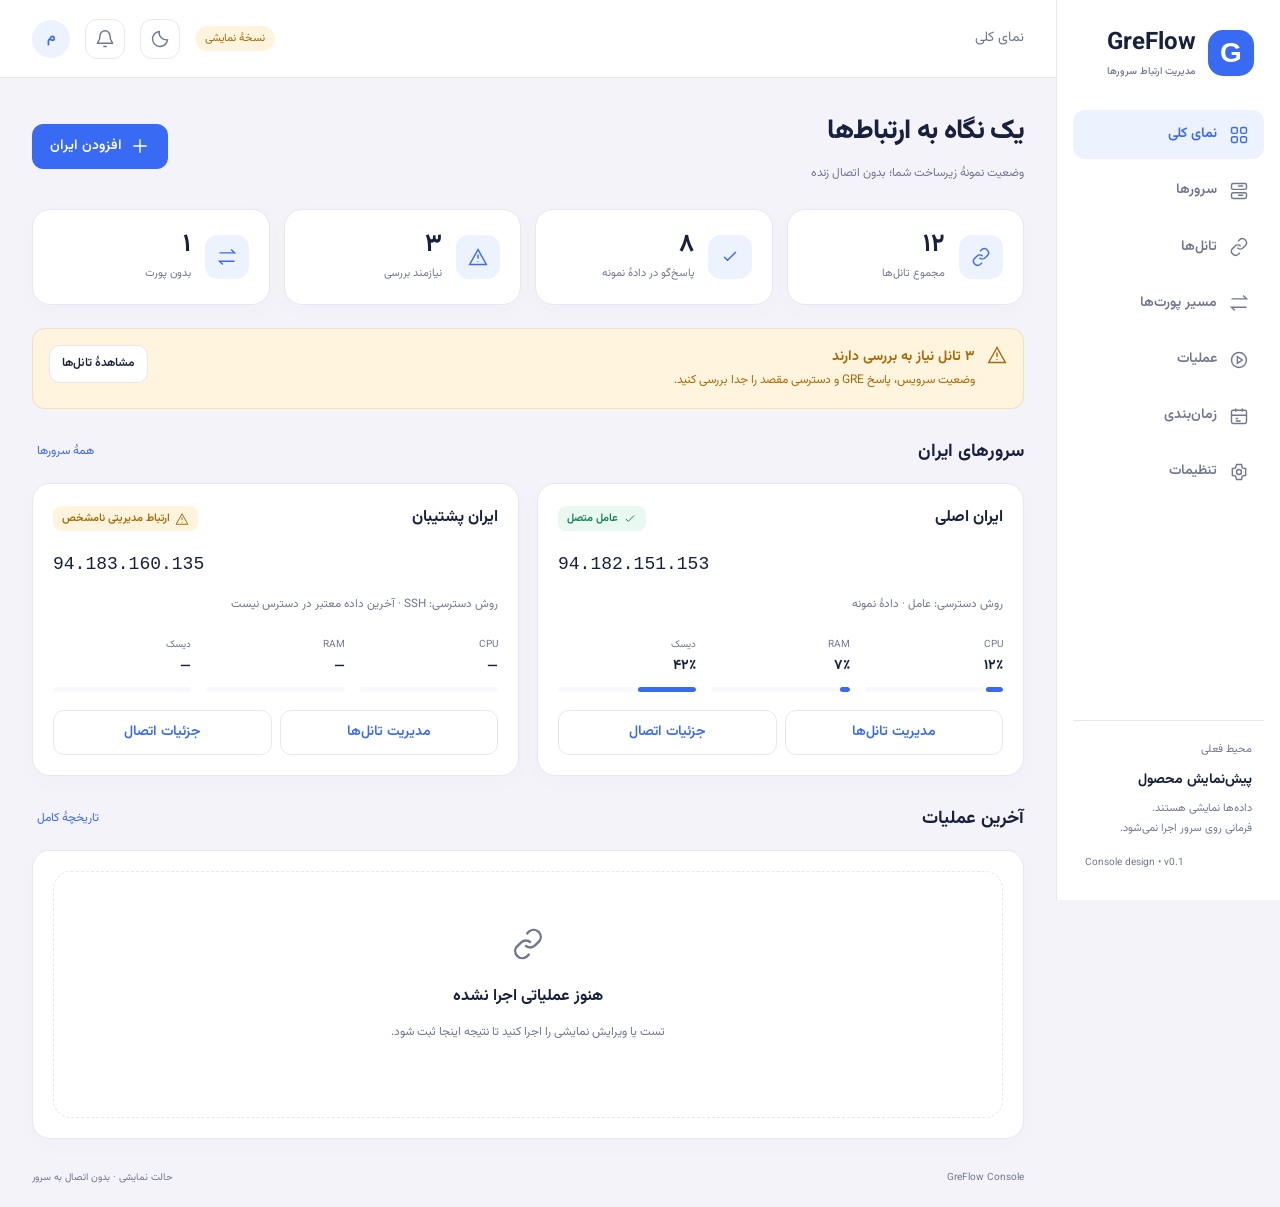
<file: web/console/index.html>
<!doctype html>
<html lang="fa" dir="rtl">
  <head>
    <meta charset="utf-8" />
    <meta name="viewport" content="width=device-width,initial-scale=1" />
    <meta name="color-scheme" content="light dark" />
    <meta name="theme-color" content="#f5f3fa" />
    <title>GreFlow — مدیریت تانل‌ها</title>
    <link rel="stylesheet" href="styles.css" />
    <script src="domain.js" defer></script>
    <script src="app.js" defer></script>
  </head>
  <body>
    <a href="#main" class="skip">رفتن به محتوا</a>
    <aside id="sidebar" class="sidebar" aria-label="ناوبری اصلی">
      <a class="brand" href="#overview"
        ><span class="brand-mark">G</span
        ><b dir="ltr">GreFlow<span>مدیریت ارتباط سرورها</span></b></a
      >
      <nav id="navigation"></nav>
      <div class="sidebar-bottom">
        <span class="eyebrow">محیط فعلی</span><b>پیش‌نمایش محصول</b>
        <p>داده‌ها نمایشی هستند.<br />فرمانی روی سرور اجرا نمی‌شود.</p>
        <span class="version" dir="ltr">Console design • v0.1</span>
      </div>
    </aside>
    <div class="workspace">
      <header class="topbar">
        <div class="top-title">
          <button
            id="menu-toggle"
            class="icon-button mobile-menu"
            aria-label="باز کردن منو"
            aria-expanded="false"
          ></button
          ><span id="breadcrumb">نمای کلی</span>
        </div>
        <div class="top-actions">
          <span class="demo-pill">نسخهٔ نمایشی</span
          ><button
            id="theme-toggle"
            class="icon-button"
            aria-label="تغییر به حالت تاریک"
          ></button
          ><button
            id="alerts-button"
            class="icon-button"
            aria-label="مشاهده هشدارها"
          ></button
          ><span class="avatar" aria-label="مدیر نمونه">م</span>
        </div>
      </header>
      <main id="main" tabindex="-1"></main>
      <footer class="app-footer">
        GreFlow Console <span>حالت نمایشی · بدون اتصال به سرور</span>
      </footer>
    </div>
    <div id="modal-root"></div>
    <div id="toast" role="status" aria-live="polite"></div>
  </body>
</html>
</file>
<file: web/console/styles.css>
@font-face {
  font-family: Vazirmatn;
  src: url("./assets/Vazirmatn.woff2") format("woff2");
  font-weight: 100 900;
  font-display: swap;
}
:root {
  --bg: #f5f3fa;
  --surface: #fff;
  --surface2: #f8f9fd;
  --text: #17213d;
  --muted: #6f7891;
  --line: #e6e8f1;
  --blue: #386af3;
  --blue-soft: #edf2ff;
  --green: #148357;
  --green-bg: #e9f8f0;
  --amber: #a66a08;
  --amber-bg: #fff5df;
  --red: #c04454;
  --red-bg: #fff0f2;
  --shadow: 0 6px 24px #22274d05;
  --radius: 18px;
}
:root[data-theme="dark"] {
  --bg: #141723;
  --surface: #1d2131;
  --surface2: #24293b;
  --text: #edf0ff;
  --muted: #a1aac3;
  --line: #343c53;
  --blue: #85a6ff;
  --blue-soft: #293853;
  --green: #7bdab0;
  --green-bg: #203e36;
  --amber: #f3c472;
  --amber-bg: #413624;
  --red: #ffa0ad;
  --red-bg: #472c39;
  --shadow: 0 6px 24px #00000010;
}
* {
  box-sizing: border-box;
}
body {
  margin: 0;
  background: var(--bg);
  color: var(--text);
  font:
    14px/1.8 Vazirmatn,
    Tahoma,
    sans-serif;
}
button,
input,
select,
textarea {
  font: inherit;
}
button,
a,
input,
select,
summary {
  -webkit-tap-highlight-color: transparent;
}
button {
  cursor: pointer;
}
button:disabled {
  cursor: not-allowed;
  opacity: 0.5;
}
a {
  color: inherit;
  text-decoration: none;
}
button:focus-visible,
a:focus-visible,
input:focus-visible,
select:focus-visible,
textarea:focus-visible,
summary:focus-visible {
  outline: 3px solid var(--blue);
  outline-offset: 3px;
}
button {
  border: 0;
}
svg {
  width: 20px;
  height: 20px;
  stroke: currentColor;
  stroke-width: 1.7;
  fill: none;
  flex-shrink: 0;
}
h1,
h2,
h3,
p {
  margin: 0;
}
h1 {
  font-size: 27px;
  font-weight: 800;
  letter-spacing: -0.7px;
}
h2 {
  font-size: 18px;
}
h3 {
  font-size: 16px;
}
small,
.muted {
  color: var(--muted);
}
code,
.mono {
  font-family: ui-monospace, SFMono-Regular, Consolas, monospace;
  direction: ltr;
  unicode-bidi: isolate;
}
.skip {
  position: fixed;
  top: -100px;
  right: 24px;
  background: var(--blue);
  color: white;
  padding: 10px;
  z-index: 100;
}
.skip:focus {
  top: 12px;
}
.sidebar {
  width: 224px;
  position: fixed;
  right: 0;
  inset-block: 0;
  background: var(--surface);
  border-left: 1px solid var(--line);
  display: flex;
  flex-direction: column;
  z-index: 30;
  padding: 28px 16px;
}
.brand {
  display: flex;
  gap: 12px;
  align-items: center;
  padding: 0 10px 32px;
}
.brand b {
  font-size: 24px;
  line-height: 1.3;
}
.brand b span {
  display: block;
  font-size: 10px;
  color: var(--muted);
  font-weight: 500;
  margin-top: 6px;
}
.brand-mark {
  font: bold 28px/46px sans-serif;
  background: var(--blue);
  color: white;
  border-radius: 15px;
  text-align: center;
  width: 46px;
  height: 46px;
}
nav {
  display: grid;
  gap: 7px;
}
.nav-link {
  display: flex;
  gap: 12px;
  align-items: center;
  padding: 12px 15px;
  border-radius: 12px;
  color: var(--muted);
  font-weight: 600;
}
.nav-link:hover {
  background: var(--surface2);
  color: var(--text);
}
.nav-link.active {
  background: var(--blue-soft);
  color: var(--blue);
}
.sidebar-bottom {
  margin-top: auto;
  padding: 16px 12px 0;
  border-top: 1px solid var(--line);
}
.sidebar-bottom b {
  display: block;
  margin: 6px 0;
}
.sidebar-bottom p {
  color: var(--muted);
  font-size: 11px;
}
.eyebrow {
  font-size: 11px;
  color: var(--muted);
}
.version {
  font-size: 10px;
  display: block;
  color: var(--muted);
  margin-top: 15px;
}
.workspace {
  margin-right: 224px;
}
.topbar {
  height: 78px;
  padding: 0 32px;
  border-bottom: 1px solid var(--line);
  display: flex;
  align-items: center;
  justify-content: space-between;
  background: var(--surface);
}
.top-title,
.top-actions {
  display: flex;
  align-items: center;
  gap: 15px;
}
.top-title {
  color: var(--muted);
}
.icon-button {
  display: inline-flex;
  justify-content: center;
  align-items: center;
  width: 40px;
  height: 40px;
  border: 1px solid var(--line);
  border-radius: 12px;
  background: var(--surface);
  color: var(--muted);
}
.icon-button:hover {
  color: var(--blue);
  background: var(--blue-soft);
}
.avatar {
  width: 38px;
  height: 38px;
  border-radius: 50%;
  background: var(--blue-soft);
  color: var(--blue);
  display: grid;
  place-items: center;
  font-weight: bold;
}
.demo-pill {
  font-size: 11px;
  color: var(--amber);
  background: var(--amber-bg);
  border-radius: 20px;
  padding: 3px 10px;
}
.mobile-menu {
  display: none;
}
main {
  padding: 30px 32px 10px;
  max-width: 1680px;
  margin: auto;
  min-height: calc(100vh - 135px);
}
.page-heading {
  display: flex;
  justify-content: space-between;
  gap: 18px;
  align-items: center;
  margin-bottom: 25px;
}
.subtitle {
  color: var(--muted);
  margin-top: 6px;
  font-size: 12px;
  display: flex;
  gap: 10px;
  align-items: center;
  flex-wrap: wrap;
}
.btn {
  display: inline-flex;
  align-items: center;
  justify-content: center;
  gap: 8px;
  border: 1px solid var(--line);
  border-radius: 11px;
  padding: 9px 17px;
  min-height: 44px;
  background: var(--surface);
  color: var(--text);
  font-weight: 600;
  white-space: nowrap;
}
.btn.primary {
  background: var(--blue);
  border-color: var(--blue);
  color: #fff;
}
.btn.primary:hover {
  filter: brightness(0.95);
}
:root[data-theme="dark"] .btn.primary {
  color: #111a30;
}
.btn.glass {
  background: linear-gradient(135deg, var(--blue-soft), var(--surface));
  color: var(--blue);
}
.btn.danger {
  color: var(--red);
  background: var(--red-bg);
  border-color: transparent;
}
.btn.small {
  font-size: 12px;
  padding: 6px 12px;
  min-height: 38px;
}
.actions {
  display: flex;
  gap: 9px;
  align-items: center;
  flex-wrap: wrap;
}
.stats {
  display: grid;
  grid-template-columns: repeat(4, 1fr);
  gap: 14px;
  margin-bottom: 23px;
}
.stat {
  display: flex;
  align-items: center;
  gap: 14px;
  padding: 20px;
  border: 1px solid var(--line);
  border-radius: var(--radius);
  background: var(--surface);
  box-shadow: var(--shadow);
}
.stat-icon {
  width: 44px;
  height: 44px;
  border-radius: 13px;
  display: grid;
  place-items: center;
  background: var(--blue-soft);
  color: var(--blue);
}
.stat strong {
  font-size: 25px;
  line-height: 1.2;
  display: block;
}
.stat small {
  display: block;
  font-size: 11px;
  margin-top: 4px;
}
.toolbar {
  display: flex;
  align-items: center;
  gap: 12px;
  margin-bottom: 20px;
  flex-wrap: wrap;
}
.search {
  flex: 1;
  min-width: 190px;
  position: relative;
}
.search svg {
  position: absolute;
  right: 14px;
  top: 13px;
  color: var(--muted);
}
.search input {
  padding-right: 43px;
}
.field {
  display: flex;
  flex-direction: column;
  gap: 7px;
}
.field label {
  font-weight: 600;
  font-size: 12px;
}
.field small {
  font-size: 11px;
}
input,
select,
textarea {
  width: 100%;
  min-height: 46px;
  border-radius: 11px;
  border: 1px solid var(--line);
  background: var(--surface);
  color: var(--text);
  padding: 10px 13px;
}
input[dir="ltr"],
textarea[dir="ltr"] {
  text-align: left;
}
input[type="checkbox"] {
  width: 18px;
  min-height: 18px;
  accent-color: var(--blue);
}
.toolbar select {
  width: auto;
  min-width: 145px;
}
.segments {
  display: flex;
  padding: 4px;
  border: 1px solid var(--line);
  border-radius: 12px;
  background: var(--surface);
}
.segments button {
  background: transparent;
  color: var(--muted);
  padding: 7px 12px;
  display: flex;
  align-items: center;
  gap: 5px;
  border-radius: 8px;
}
.segments button.selected {
  background: var(--blue-soft);
  color: var(--blue);
}
.cards {
  display: grid;
  grid-template-columns: repeat(3, minmax(0, 1fr));
  gap: 17px;
}
.tunnel-card,
.panel,
.server-card {
  background: var(--surface);
  border: 1px solid var(--line);
  border-radius: var(--radius);
  padding: 20px;
  box-shadow: var(--shadow);
}
.card-head {
  display: flex;
  align-items: center;
  justify-content: space-between;
  gap: 8px;
  margin-bottom: 15px;
}
.name-group {
  display: flex;
  align-items: center;
  gap: 8px;
}
.name-group strong {
  font:
    700 16px ui-monospace,
    monospace;
}
.chip {
  display: inline-flex;
  align-items: center;
  gap: 5px;
  font-size: 11px;
  font-weight: 600;
  padding: 3px 9px;
  border-radius: 8px;
  background: var(--surface2);
  color: var(--muted);
}
.chip svg {
  width: 14px;
  height: 14px;
}
.chip.green {
  background: var(--green-bg);
  color: var(--green);
}
.chip.red {
  background: var(--red-bg);
  color: var(--red);
}
.chip.amber {
  background: var(--amber-bg);
  color: var(--amber);
}
.chip.blue {
  background: var(--blue-soft);
  color: var(--blue);
}
.route {
  display: flex;
  justify-content: space-between;
  gap: 10px;
  background: var(--surface2);
  border-radius: 10px;
  padding: 12px;
  margin-bottom: 14px;
}
.route small {
  display: block;
  font-size: 10px;
  margin-bottom: 3px;
}
.route b {
  font-size: 12px;
}
.route .mono {
  font-size: 13px;
}
.health {
  display: grid;
  grid-template-columns: repeat(3, 1fr);
  gap: 6px;
}
.health div {
  padding: 8px 5px;
  border-radius: 8px;
  text-align: center;
  background: var(--surface2);
  font-size: 10px;
  color: var(--muted);
}
.health span {
  display: block;
  font-size: 11px;
  font-weight: 600;
}
.good {
  color: var(--green);
}
.bad {
  color: var(--red);
}
.warn {
  color: var(--amber);
}
.traffic {
  display: flex;
  align-items: center;
  gap: 12px;
  padding: 14px 0 9px;
}
.spark {
  width: 100%;
  height: 40px;
  stroke: var(--blue);
  stroke-width: 2;
  fill: none;
}
.traffic small {
  font:
    10px/1.7 ui-monospace,
    monospace;
  white-space: nowrap;
}
.card-meta {
  display: flex;
  justify-content: space-between;
  color: var(--muted);
  font-size: 10px;
  gap: 6px;
}
.card-footer {
  display: flex;
  gap: 8px;
  margin-top: 12px;
}
.card-footer .btn {
  flex: 1;
  color: var(--blue);
}
.inline-error {
  padding: 9px;
  border-radius: 9px;
  background: var(--red-bg);
  color: var(--red);
  font-size: 11px;
  margin-top: 12px;
}
.card-feedback {
  margin-top: 10px;
  padding: 8px 10px;
  border-radius: 9px;
  background: var(--blue-soft);
  color: var(--blue);
  font-size: 11px;
}
.table-wrap {
  overflow: auto;
  border: 1px solid var(--line);
  border-radius: var(--radius);
  background: var(--surface);
}
table {
  width: 100%;
  border-collapse: collapse;
  text-align: right;
  white-space: nowrap;
}
th,
td {
  padding: 15px 18px;
  border-bottom: 1px solid var(--line);
  font-size: 12px;
}
th {
  color: var(--muted);
  background: var(--surface2);
  font-weight: 500;
}
tbody tr:last-child td {
  border: 0;
}
.alert-box {
  display: flex;
  align-items: flex-start;
  gap: 12px;
  padding: 16px;
  background: var(--amber-bg);
  border: 1px solid color-mix(in srgb, var(--amber) 15%, transparent);
  border-radius: 13px;
  color: var(--amber);
  margin-bottom: 22px;
}
.alert-box p {
  font-size: 12px;
}
.alert-box .btn {
  margin-right: auto;
}
.section-title {
  display: flex;
  justify-content: space-between;
  align-items: center;
  margin: 27px 0 15px;
}
.grid-two {
  display: grid;
  grid-template-columns: 1.4fr 1fr;
  gap: 20px;
}
.server-grid {
  display: grid;
  grid-template-columns: repeat(2, minmax(0, 1fr));
  gap: 18px;
}
.server-card .ip {
  font-size: 18px;
  margin: 12px 0;
}
.metrics {
  display: grid;
  grid-template-columns: repeat(3, 1fr);
  gap: 15px;
  margin: 18px 0;
}
.metric small {
  display: block;
  font-size: 10px;
}
.bar {
  height: 5px;
  background: var(--surface2);
  border-radius: 4px;
  margin-top: 8px;
  overflow: hidden;
}
.bar span {
  display: block;
  height: 100%;
  background: var(--blue);
  border-radius: 4px;
}
.list-row {
  display: flex;
  align-items: center;
  justify-content: space-between;
  gap: 12px;
  padding: 15px 0;
  border-bottom: 1px solid var(--line);
}
.list-row:last-child {
  border: 0;
}
.list-row p {
  font-size: 11px;
  color: var(--muted);
}
.empty {
  text-align: center;
  padding: 55px 20px;
  background: var(--surface);
  border: 1px dashed var(--line);
  border-radius: var(--radius);
  grid-column: 1/-1;
}
.empty svg {
  width: 34px;
  height: 34px;
  color: var(--muted);
  margin-bottom: 12px;
}
.empty p {
  color: var(--muted);
  margin: 10px 0 18px;
  font-size: 12px;
}
.app-footer {
  padding: 20px 32px;
  display: flex;
  justify-content: space-between;
  gap: 12px;
  color: var(--muted);
  font-size: 10px;
}
dialog {
  border: 1px solid var(--line);
  background: var(--surface);
  color: var(--text);
  padding: 0;
  border-radius: 22px;
  width: min(900px, calc(100% - 32px));
  max-height: 90dvh;
  box-shadow: 0 30px 100px #0003;
}
dialog::backdrop {
  background: #121c394d;
  backdrop-filter: blur(4px);
}
.modal-header {
  display: flex;
  align-items: center;
  justify-content: space-between;
  padding: 22px 25px;
  border-bottom: 1px solid var(--line);
}
.modal-body {
  padding: 24px;
}
.modal-footer {
  display: flex;
  justify-content: space-between;
  gap: 12px;
  padding: 18px 25px;
  border-top: 1px solid var(--line);
  background: var(--surface2);
}
.form-grid {
  display: grid;
  grid-template-columns: 1fr 1fr;
  gap: 18px;
}
.form-grid .full {
  grid-column: 1/-1;
}
.steps {
  display: flex;
  gap: 7px;
  padding-bottom: 24px;
}
.step {
  flex: 1;
  display: flex;
  align-items: center;
  gap: 8px;
  color: var(--muted);
  font-size: 11px;
}
.step i {
  width: 26px;
  height: 26px;
  border: 1px solid var(--line);
  border-radius: 50%;
  display: grid;
  place-items: center;
  font-style: normal;
}
.step.current {
  color: var(--blue);
  font-weight: 700;
}
.step.current i {
  background: var(--blue);
  color: white;
}
.step.done {
  color: var(--green);
}
details {
  border: 1px solid var(--line);
  border-radius: 12px;
  padding: 14px;
  margin-top: 18px;
}
summary {
  cursor: pointer;
  font-weight: 600;
  font-size: 12px;
}
details .form-grid {
  margin-top: 15px;
}
.form-error {
  color: var(--red);
  font-size: 12px;
  margin-top: 15px;
  min-height: 22px;
}
.help {
  font-size: 12px;
  color: var(--muted);
  margin-bottom: 18px;
}
.code-box {
  background: #17213b;
  color: #e9efff;
  border-radius: 12px;
  padding: 17px;
  overflow: auto;
  direction: ltr;
  text-align: left;
  white-space: pre;
  font:
    12px/1.8 ui-monospace,
    monospace;
}
.progress-list {
  display: grid;
  gap: 10px;
  margin: 20px 0;
}
.progress-row {
  padding: 12px;
  border-radius: 10px;
  background: var(--surface2);
  display: flex;
  gap: 10px;
  align-items: center;
}
.notice {
  padding: 13px;
  border-radius: 10px;
  background: var(--blue-soft);
  color: var(--blue);
  font-size: 12px;
  margin: 15px 0;
}
.switch-row {
  display: flex;
  align-items: center;
  gap: 10px;
}
.detail-hero {
  display: flex;
  justify-content: space-between;
  align-items: center;
  margin-bottom: 20px;
}
.big-number {
  font-size: 30px;
  font-weight: bold;
}
.full-width {
  width: 100%;
}
.detail-tabs {
  display: flex;
  gap: 7px;
  flex-wrap: wrap;
  margin: 18px 0;
}
.detail-tabs button {
  border-radius: 8px;
  background: var(--surface2);
  color: var(--text);
  padding: 8px 13px;
}
.detail-tabs button.active {
  background: var(--blue-soft);
  color: var(--blue);
}
#toast {
  position: fixed;
  bottom: 25px;
  left: 25px;
  z-index: 100;
  background: var(--text);
  color: var(--surface);
  border-radius: 12px;
  padding: 12px 20px;
  max-width: calc(100% - 50px);
  box-shadow: var(--shadow);
  opacity: 0;
  transform: translateY(12px);
  transition:
    opacity 0.2s,
    transform 0.2s;
  pointer-events: none;
}
#toast.visible {
  opacity: 1;
  transform: translateY(0);
}
.loading {
  width: 15px;
  height: 15px;
  border: 2px solid var(--line);
  border-top-color: var(--blue);
  border-radius: 50%;
  display: inline-block;
  animation: spin 1s linear infinite;
}
.settings-stack {
  display: grid;
  gap: 20px;
}
.tag-line {
  display: flex;
  gap: 8px;
  flex-wrap: wrap;
  margin-top: 12px;
}
.operation-icon {
  width: 35px;
  height: 35px;
  display: grid;
  place-items: center;
  background: var(--blue-soft);
  color: var(--blue);
  border-radius: 10px;
}
.operation-main {
  flex: 1;
}
.mini-link {
  background: none;
  color: var(--blue);
  font-size: 12px;
  padding: 5px;
}
.state-gallery {
  display: grid;
  grid-template-columns: repeat(3, 1fr);
  gap: 14px;
  margin-top: 20px;
}
.state-tile {
  border: 1px solid var(--line);
  border-radius: 12px;
  padding: 16px;
}
.state-tile p {
  font-size: 11px;
  color: var(--muted);
  margin-top: 8px;
}
.skeleton {
  height: 12px;
  border-radius: 6px;
  background: var(--line);
  margin: 10px 0;
  width: 80%;
}
.schedule-meta {
  font-size: 11px;
  color: var(--muted);
}
.transfer-route {
  display: grid;
  grid-template-columns: 1fr 1fr;
  gap: 15px;
  margin-bottom: 20px;
}
.transfer-route > div {
  border: 1px solid var(--line);
  border-radius: 12px;
  padding: 15px;
}
.transfer-route b {
  display: block;
  margin-top: 8px;
}
.checkbox-label {
  display: flex;
  align-items: flex-start;
  gap: 9px;
  font-size: 12px;
  margin-top: 15px;
}
.checkbox-label input {
  flex-shrink: 0;
}
.compact-note {
  font-size: 11px;
  color: var(--muted);
  margin-top: 8px;
}
@keyframes spin {
  to {
    transform: rotate(360deg);
  }
}
@media (min-width: 1600px) {
  main {
    padding: 36px 45px;
  }
}
@media (max-width: 1250px) {
  .cards {
    grid-template-columns: repeat(2, minmax(0, 1fr));
  }
  .sidebar {
    width: 200px;
  }
  .workspace {
    margin-right: 200px;
  }
  .stat {
    padding: 14px;
    gap: 9px;
  }
  .stat strong {
    font-size: 22px;
  }
}
@media (max-width: 900px) {
  .sidebar {
    transform: translateX(100%);
    transition: transform 0.2s;
  }
  .sidebar.open {
    transform: translateX(0);
    box-shadow: -20px 0 80px #0003;
  }
  .workspace {
    margin-right: 0;
  }
  .mobile-menu {
    display: inline-flex;
  }
  .topbar {
    padding: 0 20px;
    height: 67px;
  }
  main {
    padding: 24px 20px 10px;
  }
  .stats {
    gap: 10px;
  }
  .stat-icon {
    width: 34px;
    height: 34px;
  }
  .grid-two {
    grid-template-columns: 1fr;
  }
  .state-gallery {
    grid-template-columns: 1fr 1fr;
  }
}
@media (max-width: 600px) {
  body {
    font-size: 13px;
  }
  h1 {
    font-size: 23px;
  }
  .cards,
  .server-grid {
    grid-template-columns: 1fr;
  }
  .stats {
    grid-template-columns: 1fr 1fr;
  }
  .page-heading {
    align-items: flex-start;
    flex-wrap: wrap;
    margin-bottom: 18px;
  }
  .page-heading .actions {
    width: 100%;
  }
  .page-heading .actions .btn {
    flex: 1;
  }
  .top-actions {
    gap: 8px;
  }
  .demo-pill {
    font-size: 9px;
  }
  .topbar {
    padding: 0 14px;
  }
  .top-title {
    font-size: 11px;
    gap: 8px;
  }
  .avatar {
    display: none;
  }
  main {
    padding: 20px 14px 10px;
  }
  .tunnel-card {
    padding: 18px;
  }
  .toolbar {
    gap: 8px;
  }
  .toolbar .search {
    flex-basis: 100%;
  }
  .toolbar select {
    flex: 1;
  }
  .segments button {
    padding: 7px 9px;
  }
  .card-meta {
    font-size: 11px;
  }
  .card-footer .btn {
    min-height: 44px;
  }
  .form-grid,
  .transfer-route {
    grid-template-columns: 1fr;
  }
  .form-grid .full {
    grid-column: auto;
  }
  .modal-body {
    padding: 18px;
  }
  .modal-header {
    padding: 17px;
  }
  .modal-header h2 {
    font-size: 16px;
  }
  dialog {
    width: 100%;
    max-width: 100%;
    height: 100dvh;
    max-height: 100dvh;
    border-radius: 0;
    margin: 0;
  }
  .modal-footer {
    padding: 15px;
    position: sticky;
    bottom: 0;
  }
  .steps {
    gap: 3px;
  }
  .step {
    display: grid;
    justify-items: center;
    gap: 6px;
    font-size: 9px;
  }
  .app-footer {
    padding: 20px 14px;
  }
  .state-gallery {
    grid-template-columns: 1fr;
  }
  .alert-box {
    flex-wrap: wrap;
  }
  .alert-box .btn {
    margin: 0;
  }
  .list-row {
    flex-wrap: wrap;
  }
  .top-actions .icon-button {
    width: 34px;
    height: 34px;
  }
}
@media (prefers-reduced-motion: reduce) {
  *,
  *::before,
  *::after {
    animation: none !important;
    transition: none !important;
    scroll-behavior: auto !important;
  }
}
/* Off-canvas navigation must not widen the RTL document on small screens. */
@media (max-width: 900px) {
  .sidebar {
    display: none;
    transform: none;
  }
  .sidebar.open {
    display: flex;
    transform: none;
  }
}
.stat {
  min-width: 0;
}
.stat > div {
  min-width: 0;
}
.stat-icon {
  flex-shrink: 0;
}
.traffic .spark {
  flex: 1;
  min-width: 0;
  width: 0;
}
.traffic small {
  flex-shrink: 0;
}
.route > div {
  flex: 1;
  min-width: 0;
}
.route b {
  overflow-wrap: anywhere;
}
@media (max-width: 600px) {
  .stats {
    grid-template-columns: repeat(2, minmax(0, 1fr));
  }
  .stat small {
    overflow-wrap: anywhere;
  }
  .route > div {
    min-width: 0;
  }
  .route b {
    overflow-wrap: anywhere;
  }
}
</file>
